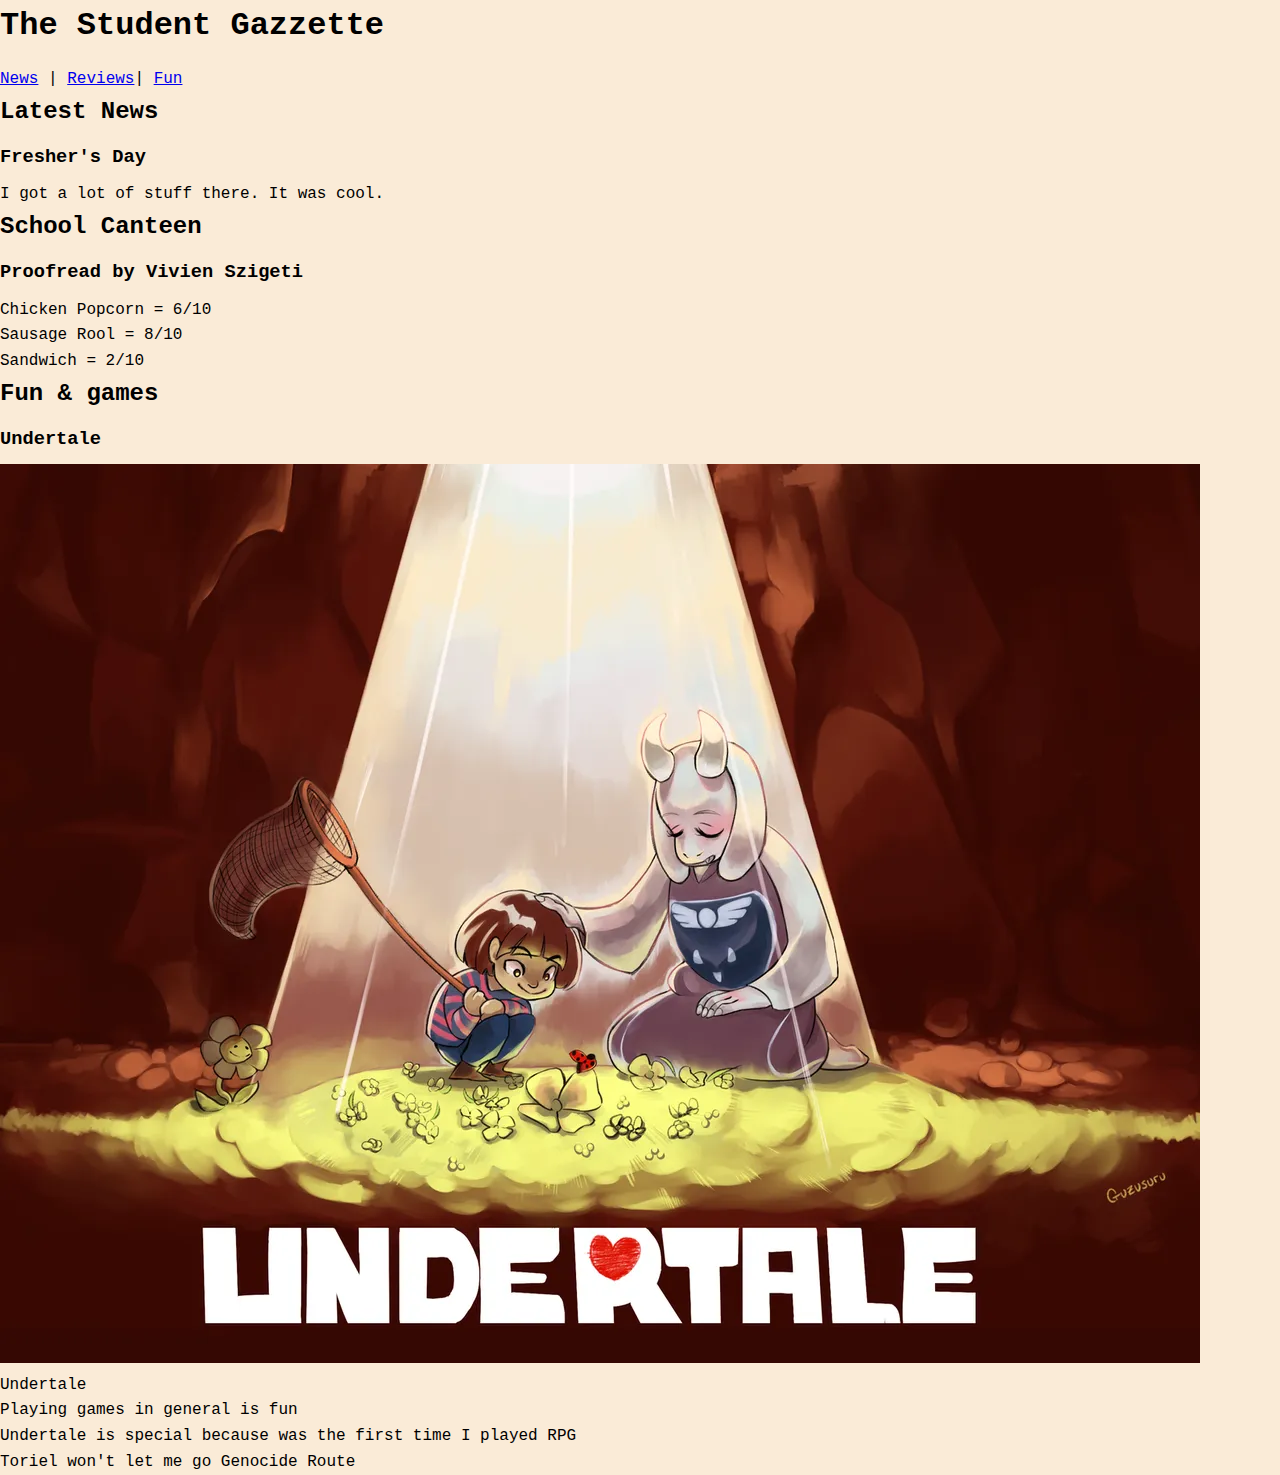
<file: index.html>
<!DOCTYPE html>
<html lang="en">
<head>
    <meta charset="UTF-8">
    <meta name="viewport" content="width=device-width, initial-scale=1.0">

    <!--Google font-->
    <link rel="preconnect" href="https://fonts.googleapis.com">
    <link rel="preconnect" href="https://fonts.gstatic.com" crossorigin>
    <link href="https://fonts.googleapis.com/css2?family=Tiny5&display=swap" rel="stylesheet">

    <!--CSS File-->
    <link rel="stylesheet" href="style.css">

    <title>Document</title>
</head>
<body>
    <!--content-->
    <header>
        <h1> The Student Gazzette</h1>
    
        <nav>
            <!--a = anchor-->
            <!--href is the link we'll visit-->
            <a href="#news"> News</a> &vert;
            <a href="#reviews">Reviews</a>&vert;
            <a href="#fun">Fun</a>
        </nav>
    </header>
    
    <!-- Main content - Unique content of a page-->
    <main>

        <!-- Thematic section of our website-->
        <section id="news">
            <h2>Latest News</h2>

            <article>
                <h3>Fresher's Day</h3>
                <p>I got a lot of stuff there. It was cool.</p>
            </article>
        </section>

        <section id="reviews">
            <h2>School Canteen</h2>

            <article>
                <h3>Proofread by Vivien Szigeti</h3>
                <!-- "ul" = unordered/bullet list / "li" is each iten of said list-->
                <ul>
                    <li>Chicken Popcorn = 6/10</li>
                    <li>Sausage Rool = 8/10</li>
                    <li>Sandwich = 2/10</li>
                </ul>
            </article>
        </section>

        <section id="fun">
            <h2>Fun & games</h2>
            
            <article>
                <h3>Undertale</h3>

                <!--Putting images-->
                    <figure>
                        <img src="undertale.webp" alt="Undertale">
                        <figcaption>Undertale</figcaption>
                    </figure>   
                    
                <!--Ordered list-->
                <ol>
                    <li>Playing games in general is fun</li>
                    <li>Undertale is special because was the first time I played RPG</li>
                    <li>Toriel won't let me go Genocide Route</li>
                </ol>
            </article>
        </section>
    </main>

</body>
</html>
</file>
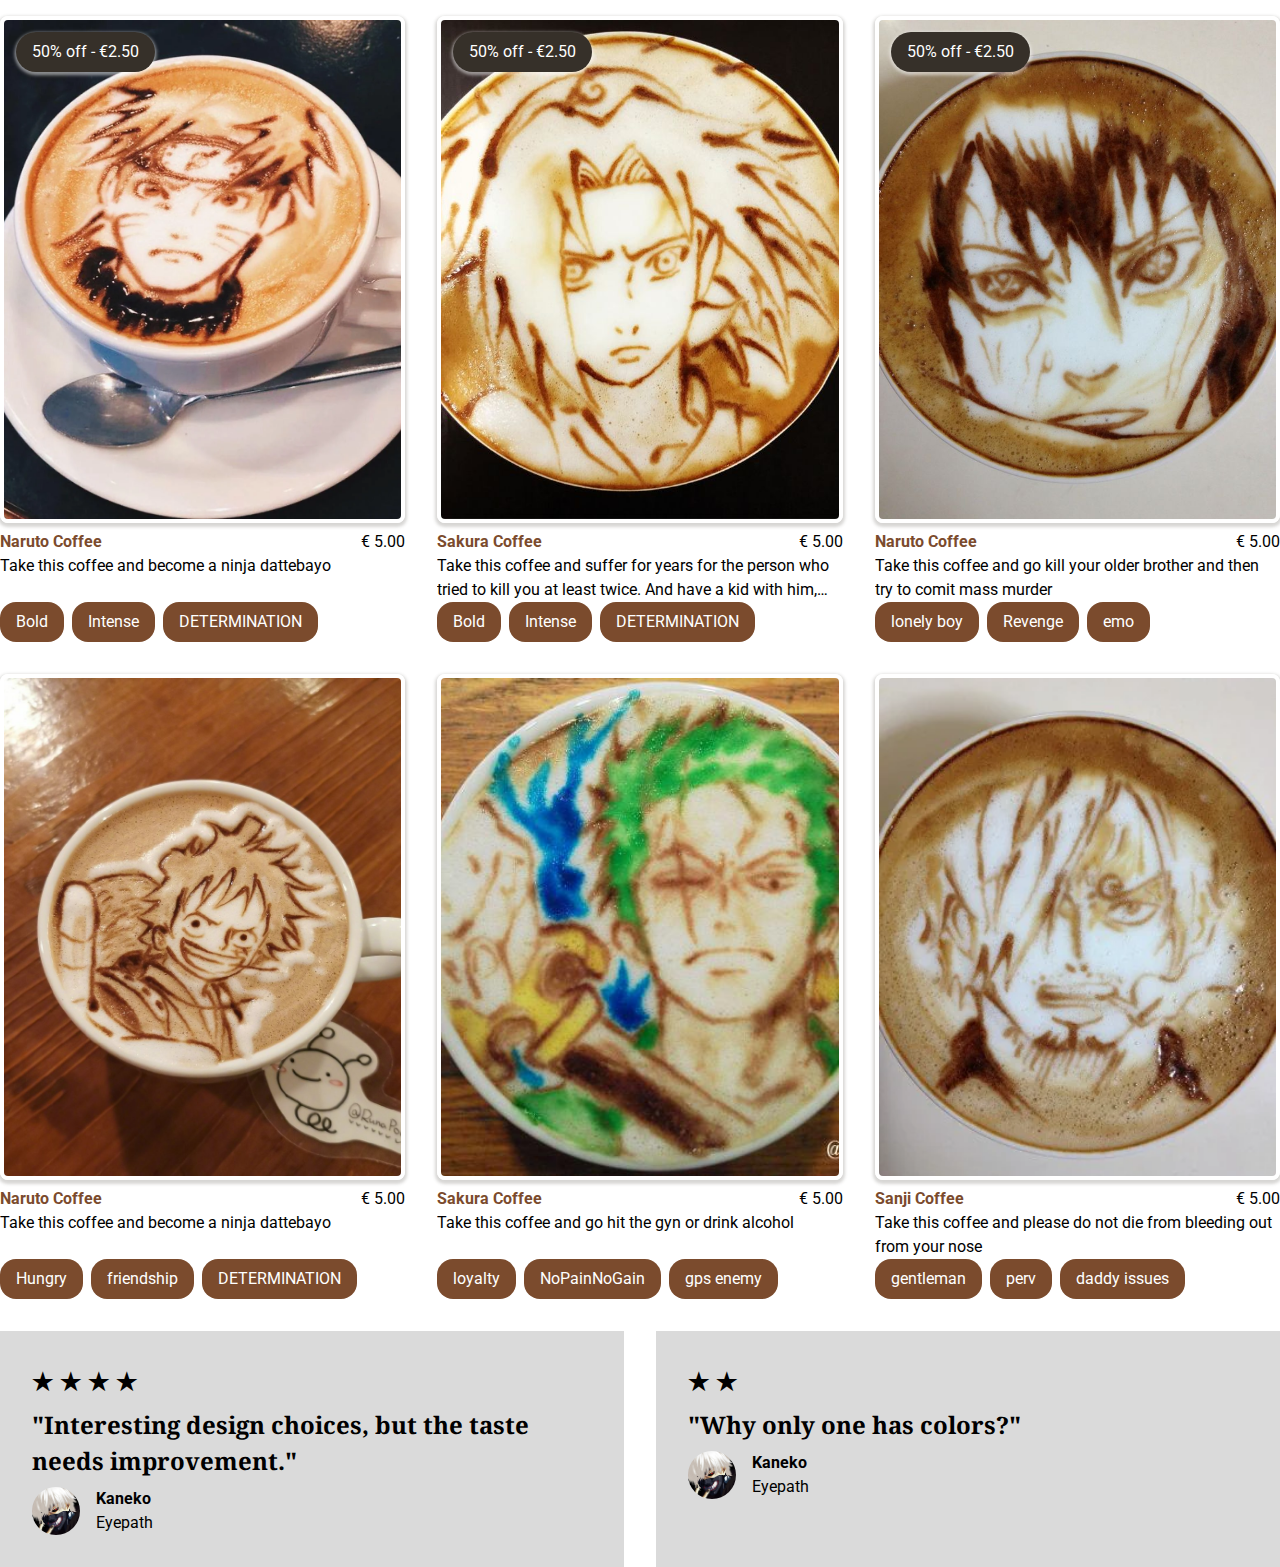
<file: coffee/index.html>
<!DOCTYPE html>
<html lang="en">
<head>
    <meta charset="UTF-8">
    <meta name="viewport" content="width=device-width, initial-scale=1.0">
    
    <link rel="stylesheet" href="style.css">

    <title>Coffee Shop</title>
</head>
<body>
    <main class="container">
        
        <!-- Themed coffees section -->
        <section class="grid-3col sm-grid-1col gap-3">

            <!-- A column (Naruto)-->
            <div class="col">
                <figure class="product-image">
                    <img src="assets/naruto-coffee.webp" alt="Naruto coffee">
                    <figcaption class="product-tag">50% off - &euro;2.50</figcaption>
                </figure>
                
                <div class="d-flex flex-between">
                    <strong class="text-primary"> Naruto Coffee</strong>
                    <span>&euro; 5.00</span>
                </div>
                <p class="line-2"> Take this coffee and become a ninja dattebayo</p>

                <div class="tags">
                    <a href="#" class="tag-item">Bold</a>
                    <a href="#" class="tag-item">Intense</a>
                    <a href="#" class="tag-item">DETERMINATION</a>
                </div>
            </div>
            
            <!-- A column (Sakura)-->
            <div class="col">
                <figure class="product-image">
                    <img src="assets/sakura-coffee.jpg" alt="Sakura coffee">
                    <figcaption class="product-tag">50% off - &euro;2.50</figcaption>
                </figure>
                
                <div class="d-flex flex-between">
                    <strong class="text-primary"> Sakura Coffee</strong>
                    <span>&euro; 5.00</span>
                </div>
                <p class="line-2"> Take this coffee and suffer for years for the person who tried to kill you at least twice. And have a kid with him, why not?</p>

                <div class="tags">
                    <a href="#" class="tag-item">Bold</a>
                    <a href="#" class="tag-item">Intense</a>
                    <a href="#" class="tag-item">DETERMINATION</a>
                </div>
            </div>
            
            <!-- A column (Sasuke)-->
            <div class="col">
                <figure class="product-image">
                    <img src="assets/sasuke-coffee.jpg" alt="Sasuke coffee">
                    <figcaption class="product-tag">50% off - &euro;2.50</figcaption>
                </figure>
                
                <div class="d-flex flex-between">
                    <strong class="text-primary"> Naruto Coffee</strong>
                    <span>&euro; 5.00</span>
                </div>
                <p class="line-2"> Take this coffee and go kill your older brother and then try to comit mass murder</p>

                <div class="tags">
                    <a href="#" class="tag-item">lonely boy</a>
                    <a href="#" class="tag-item">Revenge</a>
                    <a href="#" class="tag-item">emo</a>
                </div>
            </div>            

            <!-- A column (Luffy)-->
            <div class="col">
                <figure class="product-image">
                    <img src="assets/luffy-coffee.jpg" alt="Luffy coffee">
                </figure>
                
                <div class="d-flex flex-between">
                    <strong class="text-primary"> Naruto Coffee</strong>
                    <span>&euro; 5.00</span>
                </div>
                <p class="line-2"> Take this coffee and become a ninja dattebayo</p>

                <div class="tags">
                    <a href="#" class="tag-item">Hungry</a>
                    <a href="#" class="tag-item">friendship</a>
                    <a href="#" class="tag-item">DETERMINATION</a>
                </div>
            </div>
            
            <!-- A column (Zoro)-->
            <div class="col">
                <figure class="product-image">
                    <img src="assets/zoro-cofee.jpg" alt="zoro coffee">
                </figure>
                
                <div class="d-flex flex-between">
                    <strong class="text-primary"> Sakura Coffee</strong>
                    <span>&euro; 5.00</span>
                </div>
                <p class="line-2"> Take this coffee and go hit the gyn or drink alcohol</p>

                <div class="tags">
                    <a href="#" class="tag-item">loyalty</a>
                    <a href="#" class="tag-item">NoPainNoGain</a>
                    <a href="#" class="tag-item">gps enemy</a>
                </div>
            </div>
            
            <!-- A column (Sanji)-->
            <div class="col">
                <figure class="product-image">
                    <img src="assets/sanji-cofee.webp" alt="Sanji coffee">
                </figure>
                
                <div class="d-flex flex-between">
                    <strong class="text-primary"> Sanji Coffee</strong>
                    <span>&euro; 5.00</span>
                </div>
                <p class="line-2"> Take this coffee and please do not die from bleeding out from your nose</p>

                <div class="tags">
                    <a href="#" class="tag-item">gentleman</a>
                    <a href="#" class="tag-item">perv</a>
                    <a href="#" class="tag-item">daddy issues</a>
                </div>
            </div>            
        </section>

        <div class="m-3"></div>
        
        <!-- Evaluatuions section -->
        <section class="grid-2col sm-grid-1col gap-3">

            <!-- Stars -->
            <div class="bg-muted p-3">
                <h2>
                    &#9733; <!-- html code for star -->
                    &starf; <!-- easier html code for star -->
                    &starf;
                    &starf;
                </h2>

                <h2>
                    "Interesting design choices, but the taste needs improvement."
                </h2>

                <div class="profile">
                    <img src="assets/kaneki.jpg" alt="Kaneki pfp">
                    <strong class="name">Kaneko</strong>
                    <span class="job-title">Eyepath</span>
                </div>
                
                
            </div>
            
            <!-- second thingy -->
            <div class="bg-muted p-3">
                <h2>
                    &#9733; <!-- html code for star -->
                    &starf; <!-- easier html code for star -->
                </h2>

                <h2>
                    "Why only one has colors?"
                </h2>

                <div class="profile">
                    <img src="assets/kaneki.jpg" alt="Kaneki pfp">
                    <strong class="name">Kaneko</strong>
                    <span class="job-title">Eyepath</span>
                </div>
                
                
            </div>
        </section>

    </main>
</body>
</html>
</file>
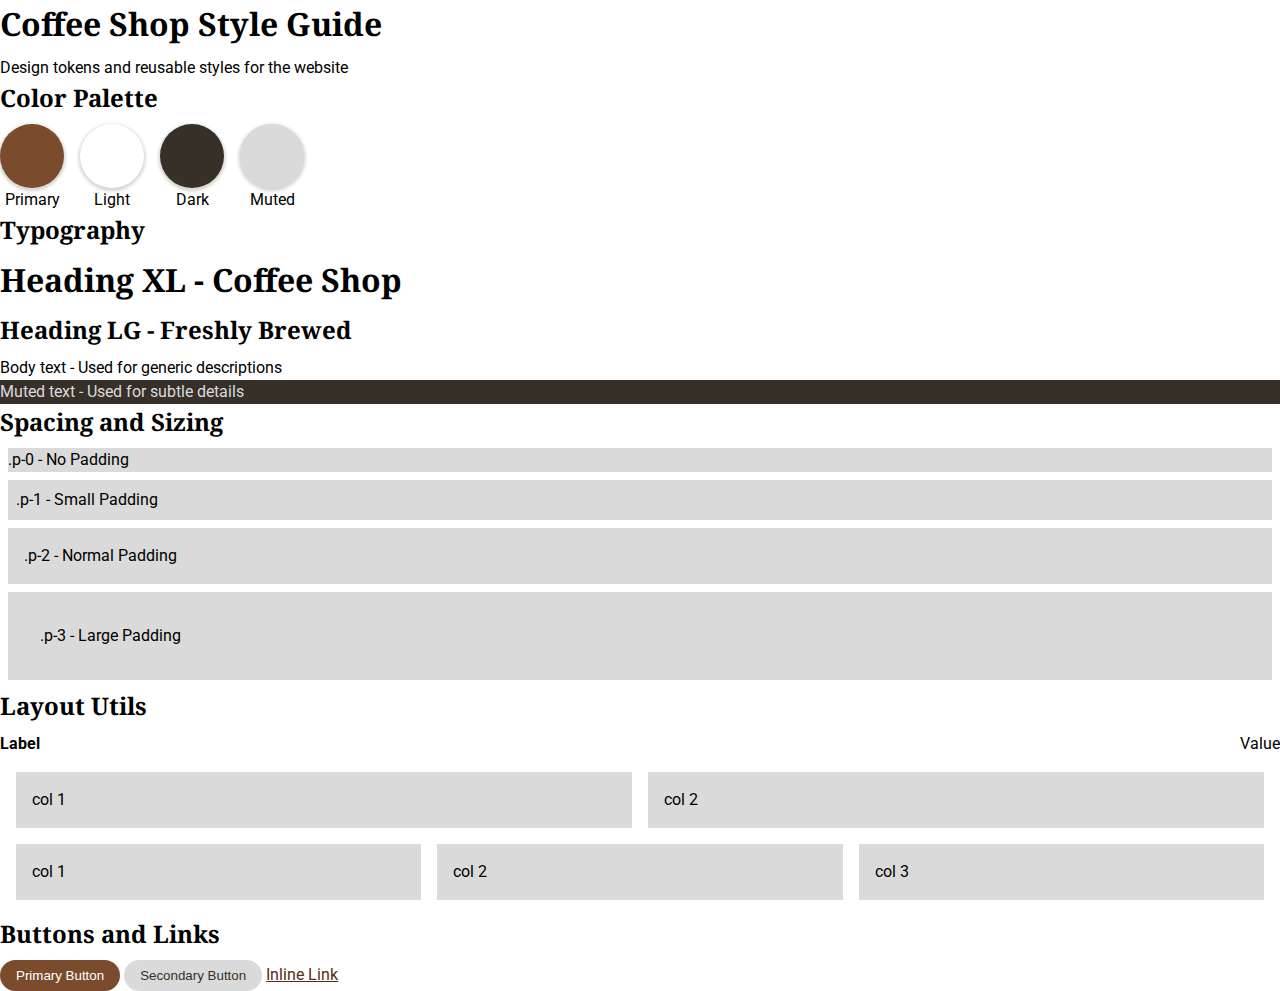
<file: coffee/style-guide.html>
<!DOCTYPE html>
<html lang="en">
<head>
    <meta charset="UTF-8">
    <meta name="viewport" content="width=device-width, initial-scale=1.0">

    <link rel="stylesheet" href="style.css">
    
    <title>Coffee Shop Style Guide</title>
</head>
<body>
    <main>
        <h1>Coffee Shop Style Guide</h1>
        <p>Design tokens and reusable styles for the website</p>

        <!-- Color palette -->
        <section id="colors">
            <h2>Color Palette</h2>

            <article class="swatches d-flex gap-2">

                <!-- Color Swatch-->
                <div class="swatch">
                    <div class="swatch-value bg-primary"></div>
                    <p class="swatch-name"> Primary</p>
                </div>

                 <!-- Color Swatch-->
                 <div class="swatch">
                    <div class="swatch-value bg-light"></div>
                    <p class="swatch-name"> Light</p>
                </div>

                 <!-- Color Swatch-->
                 <div class="swatch">
                    <div class="swatch-value bg-dark"></div>
                    <p class="swatch-name"> Dark</p>
                </div>

                 <!-- Color Swatch-->
                 <div class="swatch">
                    <div class="swatch-value bg-muted"></div>
                    <p class="swatch-name"> Muted</p>
                </div>

            </article>
        </section>

        <!-- Fonts and Tipography -->
        <section id="typograph">
            <h2>Typography</h2>

            <h1 class="heading-xl">Heading XL - Coffee Shop</h1>
            <h2 class="heading-lg">Heading LG - Freshly Brewed</h2>
            <p> Body text - Used for generic descriptions</p>
            <p class="text-muted bg-dark">Muted text - Used for subtle details</p>
        </section>

        <!-- Spacing and Sizing -->
        <section id="spacing">
            <h2>Spacing and Sizing</h2>
            
            <div class="bg-muted p-0 m-1">.p-0 - No Padding</div>
            <div class="bg-muted p-1 m-1">.p-1 - Small Padding</div>
            <div class="bg-muted p-2 m-1">.p-2 - Normal Padding</div>
            <div class="bg-muted p-3 m-1">.p-3 - Large Padding</div>

        </section>

        <!-- Layout Utils -->
         <section id="layout">
            <h2>Layout Utils</h2>

            <div class="d-flex flex-between">
                <strong>Label</strong><!-- Bold -->
                <span>Value</span><!-- Text -->
            </div>

            <div class="grid-2col gap-2 m-2">
                <div class="bg-muted p-2">col 1</div>
                <div class="bg-muted p-2">col 2</div>
             </div>
    
             <section class="grid-3col gap-2 m-2">
                <div class="bg-muted p-2">col 1</div>
                <div class="bg-muted p-2">col 2</div>
                <div class="bg-muted p-2">col 3</div>
             </section>
         </section>
        
         <!-- Buttons and Links -->
          <section id="buttons">
            <h2>Buttons and Links</h2>
            
            <button class="btn btn-primary"> Primary Button</button>
            <button class="btn btn-secondary">Secondary Button</button>
            <a href="#" class="link">Inline Link</a>
        </section>
        
    </main>
</body>
</html>
</file>
<file: coffee/style.css>
/* Import Google Fonts */
@import url('https://fonts.googleapis.com/css2?family=Noto+Serif:ital,wght@0,100..900;1,100..900&family=Roboto:ital,wght@0,100..900;1,100..900&display=swap');

/* Variables for the website */
:root{
    --primary: #7b4b2d;
    --primary-tint: #b08265;
    --primary-shade: #562e15;

    --light: #ffffff;
    --dark: #363029;

    --muted:#dadada;
    --muted-tint:#f4f2f2;
    --muted-shade:#bababa;


    --font-normal:Roboto, Arial, sans-serif;
    --font-heading:"Noto Serif", serif;

    --spacing-0:0; /* 0px */
    --spacing-1:0.5rem; /* 8px */
    --spacing-2:1rem; /* 16px */
    --spacing-3:2rem; /* 32px */

    --shadow-dark: 0 0.1rem 0.2rem 0.1rem rgb(54, 48, 41, 0.2);
    --shadow-light: 0 0.1rem 0.2rem 0.1rem rgb(255, 255, 255, 0.5);


}

/* CSS Reset */
*{
    box-sizing: border-box; /* Will force elements to scale from the border instead */
    margin: 0;
    padding: 0;
}

body{
    font-family:var(--font-normal);
    line-height: 1.5;
}

h1,h2,h3,h4,h5,h6{
    font-family: var(--font-heading);
    margin-bottom: 0.5rem;
}
/***************************** BUTTONS *****************************/
.btn {
    border: none;
    border-radius: var(--spacing-2);
    padding: var(--spacing-1) var(--spacing-2);
    cursor:pointer;
}

.btn-primary{
    background-color: var(--primary);
    color: var(--light);
}

.btn-primary:hover{
    background-color: var(--primary-tint);
}

.btn-primary:active{
    background-color: var(--primary-shade);
}

.btn-secondary{
    background-color: var(--muted);
    color: var(--dark);
}

.btn-secondary:hover{
    background-color: var(--muted-tint);
}

.btn-secondary:active{
    background-color: var(--muted-shade);
}

.link{
    color: var(--primary);
    text-decoration: underline;
}

.link:hover{
    color: var(--primary-tint);
}

.link{
    color: var(--primary-shade);
}

/***************************** COLORS *****************************/
.bg-primary{background-color: var(--primary);}
.bg-light{background-color: var(--light);}
.bg-dark{background-color: var(--dark);}
.bg-muted{background-color: var(--muted)}

.text-primary{color: var(--primary);}
.text-light{color: var(--light);}
.text-dark{color: var(--dark);}
.text-muted{color: var(--muted)}

.shadow-dark {box-shadow: var(--shadow-dark);}
.shadow-light {box-shadow: var(--shadow-light);}

/***************************** COMPONENTS *****************************/
.product-image{
    position: relative; /* Will tell the product to behave */
}

.product-image img{
    aspect-ratio: 16 / 20;
    width: 100%;
    object-fit: cover;

    border: 4px solid var(--light);
    border-radius: var(--spacing-1);

    box-shadow: var(--shadow-dark);
}

.product-image .product-tag{
    background-color: var(--dark);
    color: var(--light);
    box-shadow: var(--shadow-light);

    padding: var(--spacing-1) var(--spacing-2);
    border-radius: var(--spacing-3);

    position: absolute;
    top: var(--spacing-2);
    left: var(--spacing-2);
}

.profile{
    display: grid;
    grid-template-rows: repeat(2, 1fr);
    grid-template-columns: auto 1fr;

    column-gap: var(--spacing-2);
}

.profile img {
    grid-column: 1;
    grid-row: span 2;

    aspect-ratio: 1 / 1;
    width: 3rem;
    object-fit: cover;
    border-radius: 100%;
}

.profile .name{
    grid-column: 2;
    grid-row: 1;
}

.profile .job-title{
    grid-column: 2;
    grid-row: 2;
}

.tags{
    display: flex;
    gap: var(--spacing-1);
    list-style: none;
}

.tags .tag-item {
    background: var(--primary);
    color: var(--light);
    text-decoration: none;
    
    border-radius: var(--spacing-2);
    padding: var(--spacing-1) var(--spacing-2);
}

.card{
    background-color: var(--primary-tint);
    color: var(--dark);
}
/***************************** LAYOUT *****************************/

.container{
    max-width: 1280px;
    margin: var(--spacing-2) auto var(--spacing-0);
}

.d-flex{display: flex;}

.flex-between{justify-content: space-between;}

.grid-2col{
    display: grid;
    grid-template-columns: repeat(2, 1fr); /* Repeat 1fr twice */ 
    gap: var(--spacing-3)
}

.grid-3col{
    display:grid;
    grid-template-columns: repeat(3, 1fr);
    gap: var(--spacing-3)
}

/***************************** SPACING *****************************/
.m-0{ margin:var(--spacing-0); }
.m-1{ margin:var(--spacing-1); }
.m-2{ margin:var(--spacing-2); }
.m-3{ margin:var(--spacing-3); }

.p-0{ padding:var(--spacing-0); }
.p-1{ padding:var(--spacing-1); }
.p-2{ padding:var(--spacing-2); }
.p-3{ padding:var(--spacing-3); }

.gap-0{ gap:var(--spacing-0); }
.gap-1{ gap:var(--spacing-1); }
.gap-2{ gap:var(--spacing-2); }
.gap-3{ gap:var(--spacing-3); }

/***************************** SWATCHES *****************************/
.swatches{
    display: flex; /*Organizes children elements on a line*/
    
}

.swatch .swatch-value{
    aspect-ratio: 1 / 1;
    width: 4rem; /* em = Root font size (16px)*/
    border-radius: 100%;
    box-shadow: var(--shadow-dark);
}

.swatch .swatch-name{
    text-align: center;
}

/***************************** TEXT *****************************/
.line-1{ 
    display: -webkit-box; /* Chrome based browsers*/
    display: -moz-box; /* Firefox based*/
    -webkit-box-orient: vertical;
    -webkit-line-clamp: 1;
    line-clamp: 1;

    height: 1.5em;
    overflow: clip;
    text-overflow: ellipsis;
}

.line-2{ 
    display: -webkit-box; /* Chrome based browsers*/
    -webkit-box-orient: vertical;
    -webkit-line-clamp: 2;
    line-clamp: 2;

    height: 3em;
    overflow: clip;
    text-overflow: ellipsis;
}

/***************************** MOBILE LAYOUT *****************************/
@media(max-width:600px) {

    .sm-grid-1col{
        display: grid;
        grid-template-columns: 1fr;
    }
    
    .sm-grid-2col{
        display: grid;
        grid-template-columns: repeat(2, 1fr);
    }
}
</file>
<file: style.css>
/*This is a CSS comment*/
/*CSS reset - Applied to everthing*/
*{
    margin: 0;
    padding: 0;
}

/*This block affects the body of html*/ 
body{
    background-color: antiquewhite;
    font-family:'Courier New', Courier, monospace;
    line-height: 1.6; /* spacing between lines */
}

h1, h2, h3{
    margin-bottom: 0.5em; /* scales with font size */ /*  */ 
}
</file>
